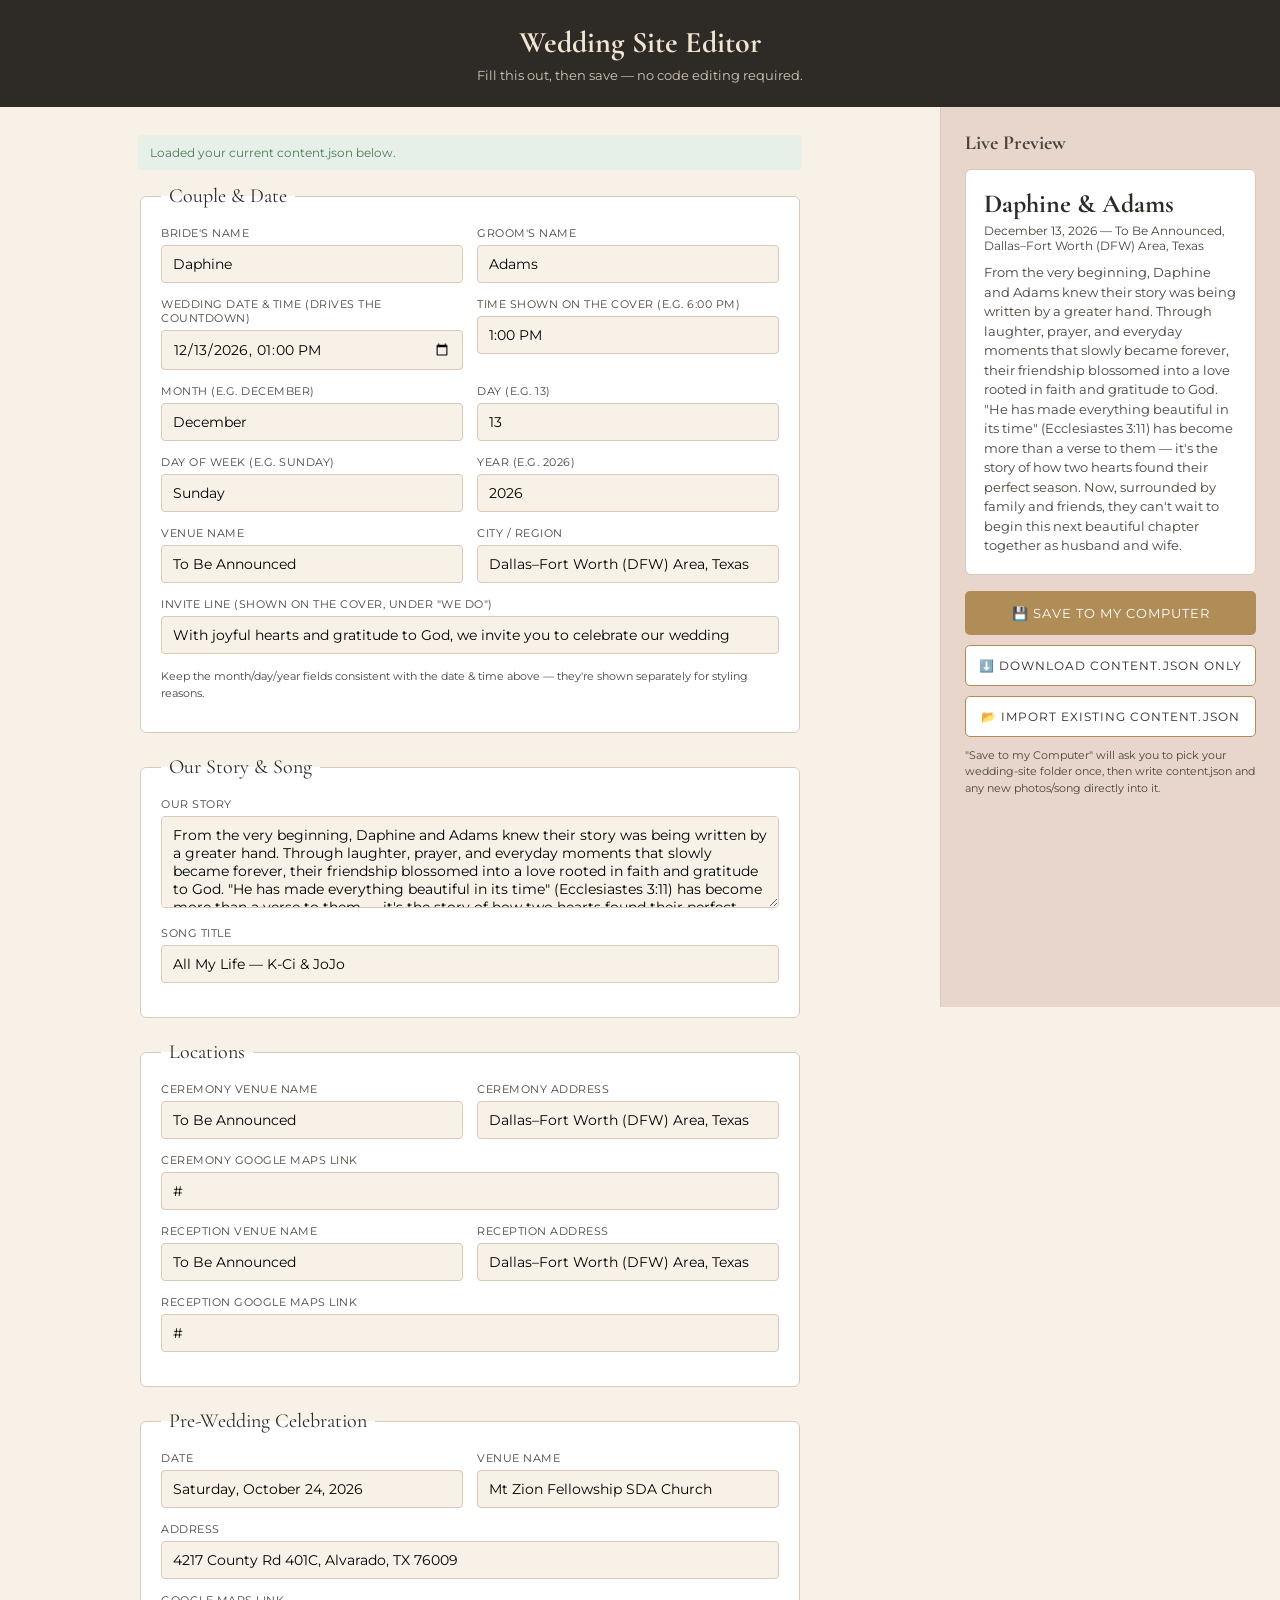
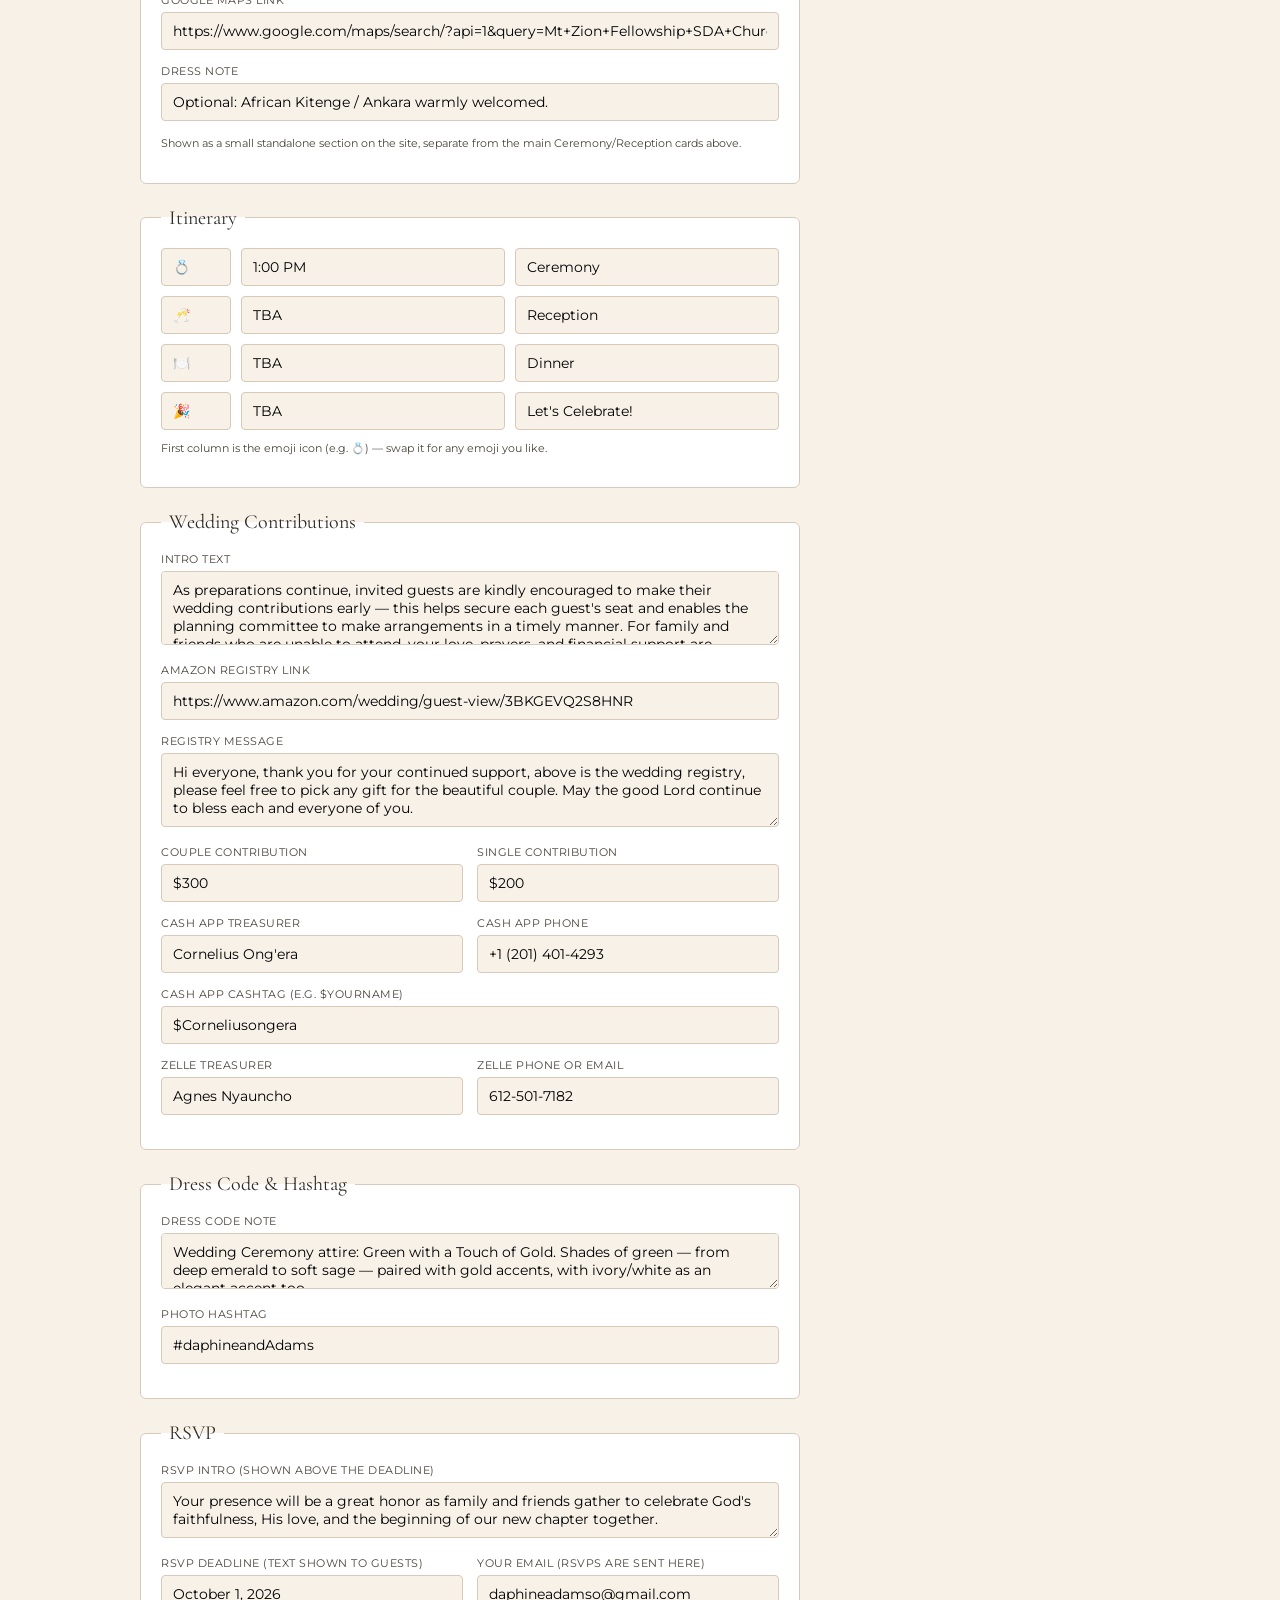
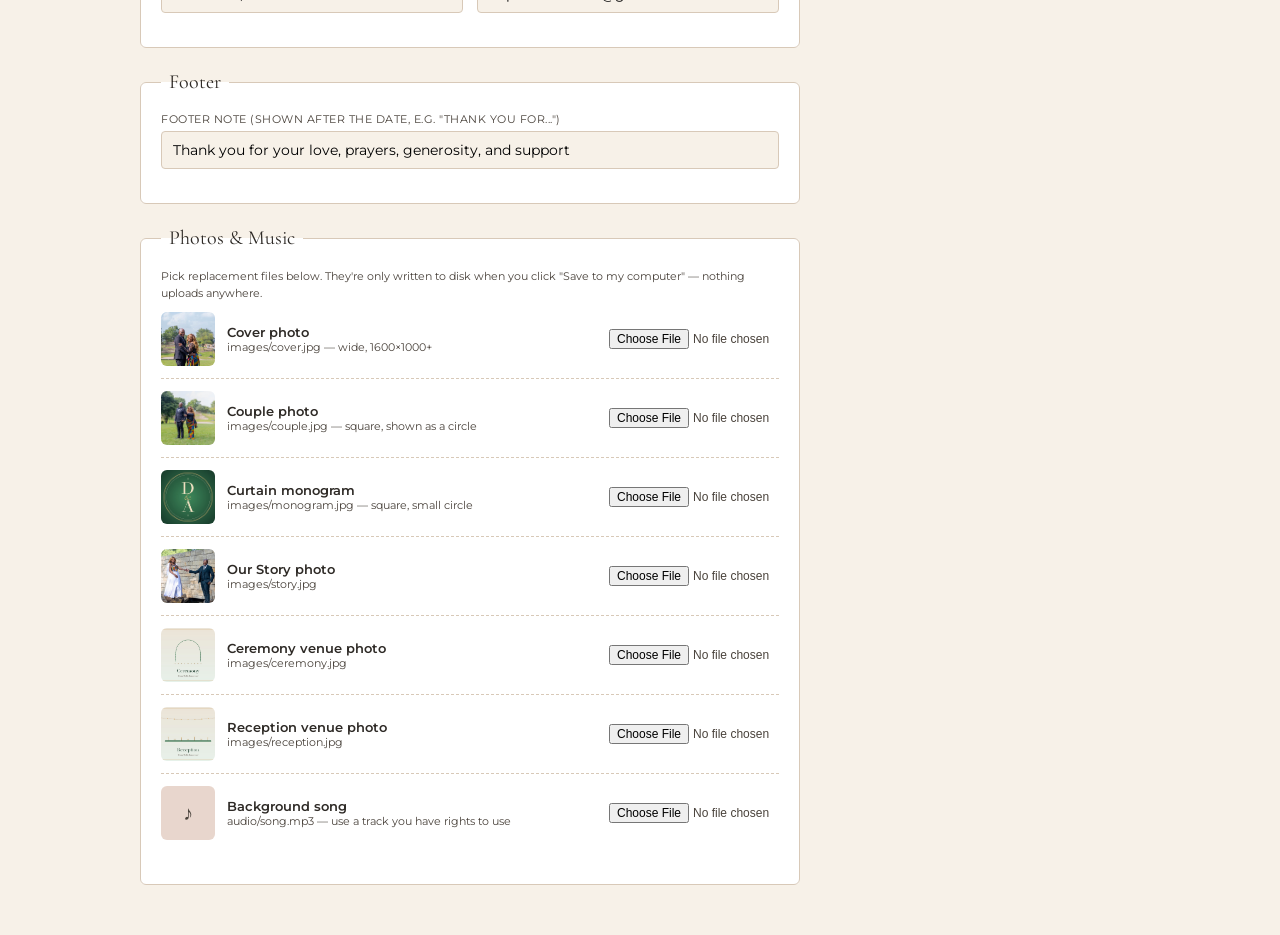
<file: editor.html>
<!DOCTYPE html>
<html lang="en">
<head>
<meta charset="UTF-8">
<meta name="viewport" content="width=device-width, initial-scale=1.0">
<title>Wedding Site Editor</title>
<style>
@import url('https://fonts.googleapis.com/css2?family=Cormorant+Garamond:wght@600;700&family=Montserrat:wght@400;500;600&display=swap');

:root {
  --cream: #f7f1e8;
  --blush: #e8d6cd;
  --gold: #b08d57;
  --deep: #2e2a26;
  --ink: #4a433c;
  --line: #d8c9b8;
  --ok: #4a7c59;
  --warn: #a3462f;
}
* { box-sizing: border-box; }
body {
  margin: 0;
  font-family: 'Montserrat', sans-serif;
  background: var(--cream);
  color: var(--ink);
}
header {
  background: var(--deep);
  color: #f0e4d3;
  padding: 24px 28px;
  text-align: center;
}
header h1 {
  font-family: 'Cormorant Garamond', serif;
  margin: 0 0 6px;
  font-size: 30px;
}
header p { margin: 0; font-size: 13px; opacity: 0.85; }

.layout {
  display: grid;
  grid-template-columns: minmax(0, 1fr) 340px;
  gap: 0;
  align-items: start;
}
@media (max-width: 900px) { .layout { grid-template-columns: 1fr; } }

main { padding: 28px; max-width: 720px; margin: 0 auto; }
.sidebar {
  position: sticky;
  top: 0;
  height: 100vh;
  overflow-y: auto;
  background: var(--blush);
  padding: 24px;
  border-left: 1px solid var(--line);
}

fieldset {
  border: 1px solid var(--line);
  border-radius: 6px;
  margin-bottom: 22px;
  padding: 18px 20px 20px;
  background: #fff;
}
legend {
  font-family: 'Cormorant Garamond', serif;
  font-size: 20px;
  color: var(--deep);
  padding: 0 8px;
}
.row { display: grid; grid-template-columns: 1fr 1fr; gap: 14px; margin-bottom: 14px; }
.row.single { grid-template-columns: 1fr; }
@media (max-width: 560px) { .row { grid-template-columns: 1fr; } }

label {
  display: block;
  font-size: 11px;
  letter-spacing: 0.5px;
  text-transform: uppercase;
  color: var(--ink);
  margin-bottom: 5px;
}
input[type="text"], input[type="email"], input[type="url"], input[type="datetime-local"], textarea {
  width: 100%;
  padding: 9px 11px;
  border: 1px solid var(--line);
  border-radius: 4px;
  font-family: 'Montserrat', sans-serif;
  font-size: 14px;
  background: var(--cream);
}
textarea { resize: vertical; }

.itin-row {
  display: grid;
  grid-template-columns: 70px 1fr 1fr;
  gap: 10px;
  margin-bottom: 10px;
}

.file-row {
  display: flex;
  align-items: center;
  gap: 12px;
  margin-bottom: 12px;
  padding-bottom: 12px;
  border-bottom: 1px dashed var(--line);
}
.file-row:last-child { border-bottom: none; }
.file-row .thumb {
  width: 54px;
  height: 54px;
  border-radius: 6px;
  object-fit: cover;
  background: var(--blush);
  flex-shrink: 0;
}
.file-row .meta { flex: 1; }
.file-row .meta .name { font-size: 13px; font-weight: 600; color: var(--deep); }
.file-row .meta .hint { font-size: 11px; color: var(--ink); }
.file-row input[type="file"] { font-size: 12px; max-width: 170px; }

button {
  font-family: 'Montserrat', sans-serif;
  cursor: pointer;
}
.btn-primary {
  width: 100%;
  background: var(--gold);
  color: #fff;
  border: none;
  padding: 14px;
  border-radius: 5px;
  font-size: 13px;
  letter-spacing: 1px;
  text-transform: uppercase;
  margin-bottom: 10px;
}
.btn-secondary {
  width: 100%;
  background: #fff;
  color: var(--deep);
  border: 1px solid var(--gold);
  padding: 12px;
  border-radius: 5px;
  font-size: 12px;
  letter-spacing: 1px;
  text-transform: uppercase;
  margin-bottom: 10px;
}
.status {
  font-size: 12px;
  padding: 10px 12px;
  border-radius: 4px;
  margin-bottom: 14px;
  display: none;
}
.status.ok { display: block; background: #e6f0e8; color: var(--ok); }
.status.warn { display: block; background: #fbe9e4; color: var(--warn); }
.status.info { display: block; background: #eef1fb; color: #3a4b8f; }

.preview-card {
  background: #fff;
  border-radius: 6px;
  padding: 18px;
  margin-bottom: 16px;
  border: 1px solid var(--line);
}
.preview-card h3 {
  font-family: 'Cormorant Garamond', serif;
  margin: 0 0 4px;
  font-size: 26px;
  color: var(--deep);
}
.preview-card .sub { font-size: 12px; color: var(--ink); margin-bottom: 10px; }
.preview-card p { font-size: 13px; line-height: 1.5; margin: 0; }
.sidebar-note { font-size: 11px; color: var(--ink); line-height: 1.5; margin-top: 6px; }
.sidebar h2 {
  font-family: 'Cormorant Garamond', serif;
  font-size: 20px;
  margin: 0 0 14px;
}
</style>
</head>
<body>

<header>
  <h1>Wedding Site Editor</h1>
  <p>Fill this out, then save — no code editing required.</p>
</header>

<div class="layout">
<main>

  <div id="load-status" class="status"></div>

  <form id="content-form">

    <fieldset>
      <legend>Couple &amp; Date</legend>
      <div class="row">
        <div><label for="brideName">Bride's Name</label><input type="text" id="brideName"></div>
        <div><label for="groomName">Groom's Name</label><input type="text" id="groomName"></div>
      </div>
      <div class="row">
        <div>
          <label for="weddingDateISO">Wedding Date &amp; Time (drives the countdown)</label>
          <input type="datetime-local" id="weddingDateISO">
        </div>
        <div><label for="weddingTime">Time shown on the cover (e.g. 6:00 PM)</label><input type="text" id="weddingTime"></div>
      </div>
      <div class="row">
        <div><label for="weddingMonth">Month (e.g. December)</label><input type="text" id="weddingMonth"></div>
        <div><label for="weddingDay">Day (e.g. 13)</label><input type="text" id="weddingDay"></div>
      </div>
      <div class="row">
        <div><label for="weddingDayOfWeek">Day of Week (e.g. Sunday)</label><input type="text" id="weddingDayOfWeek"></div>
        <div><label for="weddingYear">Year (e.g. 2026)</label><input type="text" id="weddingYear"></div>
      </div>
      <div class="row">
        <div><label for="venueName">Venue Name</label><input type="text" id="venueName"></div>
        <div><label for="venueCity">City / Region</label><input type="text" id="venueCity"></div>
      </div>
      <div class="row single">
        <div><label for="inviteLine">Invite Line (shown on the cover, under "We Do")</label><input type="text" id="inviteLine"></div>
      </div>
      <p class="sidebar-note">Keep the month/day/year fields consistent with the date &amp; time above — they're shown separately for styling reasons.</p>
    </fieldset>

    <fieldset>
      <legend>Our Story &amp; Song</legend>
      <div class="row single">
        <div><label for="ourStory">Our Story</label><textarea id="ourStory" rows="4"></textarea></div>
      </div>
      <div class="row single">
        <div><label for="songTitle">Song Title</label><input type="text" id="songTitle"></div>
      </div>
    </fieldset>

    <fieldset>
      <legend>Locations</legend>
      <div class="row">
        <div><label for="ceremonyVenueName">Ceremony Venue Name</label><input type="text" id="ceremonyVenueName"></div>
        <div><label for="ceremonyAddress">Ceremony Address</label><input type="text" id="ceremonyAddress"></div>
      </div>
      <div class="row single">
        <div><label for="ceremonyMapsLink">Ceremony Google Maps Link</label><input type="url" id="ceremonyMapsLink" placeholder="https://maps.app.goo.gl/..."></div>
      </div>
      <div class="row">
        <div><label for="receptionVenueName">Reception Venue Name</label><input type="text" id="receptionVenueName"></div>
        <div><label for="receptionAddress">Reception Address</label><input type="text" id="receptionAddress"></div>
      </div>
      <div class="row single">
        <div><label for="receptionMapsLink">Reception Google Maps Link</label><input type="url" id="receptionMapsLink" placeholder="https://maps.app.goo.gl/..."></div>
      </div>
    </fieldset>

    <fieldset>
      <legend>Pre-Wedding Celebration</legend>
      <div class="row">
        <div><label for="preWeddingDate">Date</label><input type="text" id="preWeddingDate" placeholder="Saturday, October 24, 2026"></div>
        <div><label for="preWeddingVenueName">Venue Name</label><input type="text" id="preWeddingVenueName"></div>
      </div>
      <div class="row single">
        <div><label for="preWeddingAddress">Address</label><input type="text" id="preWeddingAddress"></div>
      </div>
      <div class="row single">
        <div><label for="preWeddingMapsLink">Google Maps Link</label><input type="url" id="preWeddingMapsLink" placeholder="https://maps.app.goo.gl/..."></div>
      </div>
      <div class="row single">
        <div><label for="preWeddingDressNote">Dress Note</label><input type="text" id="preWeddingDressNote" placeholder="Optional: African Kitenge / Ankara warmly welcomed."></div>
      </div>
      <p class="sidebar-note">Shown as a small standalone section on the site, separate from the main Ceremony/Reception cards above.</p>
    </fieldset>

    <fieldset>
      <legend>Itinerary</legend>
      <div class="itin-row">
        <input type="text" id="itin-0-icon" title="Icon">
        <input type="text" id="itin-0-time" placeholder="Time">
        <input type="text" id="itin-0-label" placeholder="Label">
      </div>
      <div class="itin-row">
        <input type="text" id="itin-1-icon" title="Icon">
        <input type="text" id="itin-1-time" placeholder="Time">
        <input type="text" id="itin-1-label" placeholder="Label">
      </div>
      <div class="itin-row">
        <input type="text" id="itin-2-icon" title="Icon">
        <input type="text" id="itin-2-time" placeholder="Time">
        <input type="text" id="itin-2-label" placeholder="Label">
      </div>
      <div class="itin-row">
        <input type="text" id="itin-3-icon" title="Icon">
        <input type="text" id="itin-3-time" placeholder="Time">
        <input type="text" id="itin-3-label" placeholder="Label">
      </div>
      <p class="sidebar-note">First column is the emoji icon (e.g. 💍) — swap it for any emoji you like.</p>
    </fieldset>

    <fieldset>
      <legend>Wedding Contributions</legend>
      <div class="row single">
        <div><label for="contributionsIntro">Intro Text</label><textarea id="contributionsIntro" rows="3"></textarea></div>
      </div>
      <div class="row single">
        <div><label for="amazonRegistryLink">Amazon Registry Link</label><input type="text" id="amazonRegistryLink" placeholder="https://www.amazon.com/wedding/guest-view/..."></div>
      </div>
      <div class="row single">
        <div><label for="registryMessage">Registry Message</label><textarea id="registryMessage" rows="3"></textarea></div>
      </div>
      <div class="row">
        <div><label for="coupleContribution">Couple Contribution</label><input type="text" id="coupleContribution" placeholder="$300"></div>
        <div><label for="singleContribution">Single Contribution</label><input type="text" id="singleContribution" placeholder="$200"></div>
      </div>
      <div class="row">
        <div><label for="cashappTreasurer">Cash App Treasurer</label><input type="text" id="cashappTreasurer"></div>
        <div><label for="cashappPhone">Cash App Phone</label><input type="text" id="cashappPhone"></div>
      </div>
      <div class="row single">
        <div><label for="cashtag">Cash App Cashtag (e.g. $YourName)</label><input type="text" id="cashtag" placeholder="$YourName"></div>
      </div>
      <div class="row">
        <div><label for="zelleName">Zelle Treasurer</label><input type="text" id="zelleName"></div>
        <div><label for="zelleContact">Zelle Phone or Email</label><input type="text" id="zelleContact"></div>
      </div>
    </fieldset>

    <fieldset>
      <legend>Dress Code &amp; Hashtag</legend>
      <div class="row single">
        <div><label for="dressNote">Dress Code Note</label><textarea id="dressNote" rows="2"></textarea></div>
      </div>
      <div class="row single">
        <div><label for="hashtag">Photo Hashtag</label><input type="text" id="hashtag" placeholder="#BrideAndGroom"></div>
      </div>
    </fieldset>

    <fieldset>
      <legend>RSVP</legend>
      <div class="row single">
        <div><label for="rsvpIntro">RSVP Intro (shown above the deadline)</label><textarea id="rsvpIntro" rows="2"></textarea></div>
      </div>
      <div class="row">
        <div><label for="rsvpDeadline">RSVP Deadline (text shown to guests)</label><input type="text" id="rsvpDeadline"></div>
        <div><label for="rsvpEmail">Your Email (RSVPs are sent here)</label><input type="email" id="rsvpEmail"></div>
      </div>
    </fieldset>

    <fieldset>
      <legend>Footer</legend>
      <div class="row single">
        <div><label for="footerNote">Footer Note (shown after the date, e.g. "Thank you for...")</label><input type="text" id="footerNote"></div>
      </div>
    </fieldset>

    <fieldset>
      <legend>Photos &amp; Music</legend>
      <p class="sidebar-note" style="margin-top:0;">Pick replacement files below. They're only written to disk when you click "Save to my computer" — nothing uploads anywhere.</p>

      <div class="file-row">
        <img class="thumb" id="thumb-cover" src="images/cover.jpg" alt="">
        <div class="meta"><div class="name">Cover photo</div><div class="hint">images/cover.jpg — wide, 1600×1000+</div></div>
        <input type="file" accept="image/*" data-target="cover.jpg" data-thumb="thumb-cover">
      </div>
      <div class="file-row">
        <img class="thumb" id="thumb-couple" src="images/couple.jpg" alt="">
        <div class="meta"><div class="name">Couple photo</div><div class="hint">images/couple.jpg — square, shown as a circle</div></div>
        <input type="file" accept="image/*" data-target="couple.jpg" data-thumb="thumb-couple">
      </div>
      <div class="file-row">
        <img class="thumb" id="thumb-monogram" src="images/monogram.jpg" alt="">
        <div class="meta"><div class="name">Curtain monogram</div><div class="hint">images/monogram.jpg — square, small circle</div></div>
        <input type="file" accept="image/*" data-target="monogram.jpg" data-thumb="thumb-monogram">
      </div>
      <div class="file-row">
        <img class="thumb" id="thumb-story" src="images/story.jpg" alt="">
        <div class="meta"><div class="name">Our Story photo</div><div class="hint">images/story.jpg</div></div>
        <input type="file" accept="image/*" data-target="story.jpg" data-thumb="thumb-story">
      </div>
      <div class="file-row">
        <img class="thumb" id="thumb-ceremony" src="images/ceremony.jpg" alt="">
        <div class="meta"><div class="name">Ceremony venue photo</div><div class="hint">images/ceremony.jpg</div></div>
        <input type="file" accept="image/*" data-target="ceremony.jpg" data-thumb="thumb-ceremony">
      </div>
      <div class="file-row">
        <img class="thumb" id="thumb-reception" src="images/reception.jpg" alt="">
        <div class="meta"><div class="name">Reception venue photo</div><div class="hint">images/reception.jpg</div></div>
        <input type="file" accept="image/*" data-target="reception.jpg" data-thumb="thumb-reception">
      </div>
      <div class="file-row">
        <div class="thumb" style="display:flex;align-items:center;justify-content:center;font-size:20px;">♪</div>
        <div class="meta"><div class="name">Background song</div><div class="hint">audio/song.mp3 — use a track you have rights to use</div></div>
        <input type="file" accept="audio/*" data-target="song.mp3" data-audio="true">
      </div>
    </fieldset>

  </form>
</main>

<div class="sidebar">
  <h2>Live Preview</h2>
  <div class="preview-card">
    <h3 id="pv-names">Bride &amp; Groom</h3>
    <div class="sub" id="pv-date">Month DD, YYYY — Venue</div>
    <p id="pv-story">Your story preview will appear here as you type.</p>
  </div>

  <div id="save-status" class="status"></div>

  <button type="button" class="btn-primary" id="save-to-folder">💾 Save to my Computer</button>
  <button type="button" class="btn-secondary" id="download-json">⬇️ Download content.json Only</button>
  <label for="import-json" class="btn-secondary" style="display:block; text-align:center;">📂 Import Existing content.json</label>
  <input type="file" id="import-json" accept=".json" style="display:none;">

  <p class="sidebar-note" id="fsa-note"></p>
</div>
</div>

<script>
const FIELD_IDS = [
  "brideName","groomName","weddingMonth","weddingDay","weddingDayOfWeek","weddingYear",
  "weddingTime","venueName","venueCity","inviteLine","ourStory","songTitle",
  "ceremonyVenueName","ceremonyAddress","ceremonyMapsLink",
  "receptionVenueName","receptionAddress","receptionMapsLink",
  "preWeddingDate","preWeddingVenueName","preWeddingAddress","preWeddingMapsLink","preWeddingDressNote",
  "contributionsIntro","amazonRegistryLink","registryMessage","coupleContribution","singleContribution",
  "cashappTreasurer","cashappPhone","cashtag",
  "zelleName","zelleContact",
  "dressNote","hashtag","rsvpIntro","rsvpDeadline","rsvpEmail","footerNote"
];

const DEFAULTS = {
  brideName: "BRIDE", groomName: "GROOM",
  weddingDateISO: "2026-12-13T18:00:00",
  weddingMonth: "MONTH", weddingDay: "DD", weddingDayOfWeek: "Day of week", weddingYear: "YYYY",
  weddingTime: "6:00 PM", venueName: "Venue Name", venueCity: "Alvarado, Texas",
  inviteLine: "We invite you to celebrate our wedding",
  ourStory: "Write a few sentences about how you met, a memorable moment, and why you're excited to celebrate this next chapter together.",
  songTitle: "Your Song Title",
  ceremonyVenueName: "Ceremony Venue Name", ceremonyAddress: "Alvarado, Texas", ceremonyMapsLink: "#",
  receptionVenueName: "Reception Venue Name", receptionAddress: "Alvarado, Texas", receptionMapsLink: "#",
  preWeddingDate: "Pre-Wedding Date", preWeddingVenueName: "Pre-Wedding Venue Name",
  preWeddingAddress: "Alvarado, Texas", preWeddingMapsLink: "#",
  preWeddingDressNote: "Optional: African Kitenge / Ankara warmly welcomed.",
  itinerary: [
    { icon: "💍", time: "6:00 PM", label: "Ceremony" },
    { icon: "🥂", time: "8:30 PM", label: "Reception" },
    { icon: "🍽️", time: "9:30 PM", label: "Dinner" },
    { icon: "🎉", time: "10:30 PM", label: "Let's Celebrate!" }
  ],
  contributionsIntro: "Your presence at our wedding is the greatest gift of all. Should you wish to honor us further, here are a few options.",
  amazonRegistryLink: "#", registryMessage: "Feel free to pick any gift for the couple from our Amazon registry.",
  coupleContribution: "$300", singleContribution: "$200",
  cashappTreasurer: "Treasurer Name", cashappPhone: "Phone Number", cashtag: "$Cashtag",
  zelleName: "Zelle Name", zelleContact: "Zelle Phone or Email",
  dressNote: "Add any notes — e.g. colors to avoid, adults-only event, etc.",
  hashtag: "#BrideAndGroom",
  rsvpIntro: "Your presence means the world to us — please let us know if you can join.",
  rsvpDeadline: "RSVP Deadline Date", rsvpEmail: "your-email@example.com",
  footerNote: "Thank you for being part of our story"
};

let currentDirHandle = null; // set once the user picks a folder via File System Access API

function isoToLocalInputValue(iso) {
  // datetime-local inputs want "YYYY-MM-DDTHH:MM" in local time, no timezone
  const d = new Date(iso);
  if (isNaN(d)) return "";
  const pad = (n) => String(n).padStart(2, "0");
  return `${d.getFullYear()}-${pad(d.getMonth()+1)}-${pad(d.getDate())}T${pad(d.getHours())}:${pad(d.getMinutes())}`;
}

function fillForm(content) {
  FIELD_IDS.forEach((id) => {
    const el = document.getElementById(id);
    if (el && content[id] !== undefined) el.value = content[id];
  });
  if (content.weddingDateISO) {
    document.getElementById("weddingDateISO").value = isoToLocalInputValue(content.weddingDateISO);
  }
  if (Array.isArray(content.itinerary)) {
    content.itinerary.forEach((item, i) => {
      const icon = document.getElementById(`itin-${i}-icon`);
      const time = document.getElementById(`itin-${i}-time`);
      const label = document.getElementById(`itin-${i}-label`);
      if (icon) icon.value = item.icon || "";
      if (time) time.value = item.time || "";
      if (label) label.value = item.label || "";
    });
  }
  updatePreview();
}

function formToContent() {
  const content = {};
  FIELD_IDS.forEach((id) => {
    const el = document.getElementById(id);
    content[id] = el ? el.value : "";
  });
  const dtVal = document.getElementById("weddingDateISO").value;
  content.weddingDateISO = dtVal ? new Date(dtVal).toISOString().slice(0, 19) : DEFAULTS.weddingDateISO;
  content.itinerary = [0,1,2,3].map((i) => ({
    icon: document.getElementById(`itin-${i}-icon`).value,
    time: document.getElementById(`itin-${i}-time`).value,
    label: document.getElementById(`itin-${i}-label`).value,
  }));
  return content;
}

function updatePreview() {
  const bride = document.getElementById("brideName").value || "Bride";
  const groom = document.getElementById("groomName").value || "Groom";
  const month = document.getElementById("weddingMonth").value || "Month";
  const day = document.getElementById("weddingDay").value || "DD";
  const year = document.getElementById("weddingYear").value || "YYYY";
  const venue = document.getElementById("venueName").value || "Venue";
  const city = document.getElementById("venueCity").value || "";
  const story = document.getElementById("ourStory").value || "Your story preview will appear here as you type.";

  document.getElementById("pv-names").textContent = `${bride} & ${groom}`;
  document.getElementById("pv-date").textContent = `${month} ${day}, ${year} — ${venue}${city ? ", " + city : ""}`;
  document.getElementById("pv-story").textContent = story;
}

document.getElementById("content-form").addEventListener("input", updatePreview);

function showStatus(el, msg, type) {
  el.className = "status " + type;
  el.textContent = msg;
}

// --- Initial load: try fetching content.json (works once hosted or served locally) ---
const loadStatus = document.getElementById("load-status");
fetch("content.json")
  .then((res) => { if (!res.ok) throw new Error(); return res.json(); })
  .then((content) => {
    fillForm(content);
    showStatus(loadStatus, "Loaded your current content.json below.", "ok");
  })
  .catch(() => {
    fillForm(DEFAULTS);
    showStatus(loadStatus, "Couldn't auto-load content.json (normal if you opened this file directly). Showing defaults — use \"Import Existing content.json\" on the right if you've edited before.", "info");
  });

// --- Import content.json manually ---
document.getElementById("import-json").addEventListener("change", (e) => {
  const file = e.target.files[0];
  if (!file) return;
  file.text().then((text) => {
    try {
      const content = JSON.parse(text);
      fillForm(content);
      showStatus(loadStatus, "Imported " + file.name + ".", "ok");
    } catch (err) {
      showStatus(loadStatus, "That file isn't valid JSON.", "warn");
    }
  });
});

// --- Image / audio thumbnail previews ---
document.querySelectorAll('input[type="file"][data-thumb]').forEach((input) => {
  input.addEventListener("change", () => {
    const file = input.files[0];
    if (!file) return;
    const thumb = document.getElementById(input.getAttribute("data-thumb"));
    thumb.src = URL.createObjectURL(file);
  });
});

// --- Save via File System Access API (Chrome/Edge) ---
const fsaNote = document.getElementById("fsa-note");
const saveStatus = document.getElementById("save-status");
const supportsFSA = "showDirectoryPicker" in window;

if (!supportsFSA) {
  fsaNote.textContent = "Your browser doesn't support direct folder saving (this works in Chrome/Edge). Use Download + Import instead — see README.md.";
  document.getElementById("save-to-folder").disabled = true;
  document.getElementById("save-to-folder").style.opacity = "0.5";
} else {
  fsaNote.textContent = "\"Save to my Computer\" will ask you to pick your wedding-site folder once, then write content.json and any new photos/song directly into it.";
}

document.getElementById("save-to-folder").addEventListener("click", async () => {
  try {
    currentDirHandle = await window.showDirectoryPicker();

    // Write content.json
    const content = formToContent();
    const jsonHandle = await currentDirHandle.getFileHandle("content.json", { create: true });
    const jsonWritable = await jsonHandle.createWritable();
    await jsonWritable.write(JSON.stringify(content, null, 2));
    await jsonWritable.close();

    // Write images
    const imagesDir = await currentDirHandle.getDirectoryHandle("images", { create: true });
    const imageInputs = document.querySelectorAll('input[type="file"][data-target]:not([data-audio])');
    let filesWritten = 1;
    for (const input of imageInputs) {
      const file = input.files[0];
      if (!file) continue;
      const targetName = input.getAttribute("data-target");
      const fileHandle = await imagesDir.getFileHandle(targetName, { create: true });
      const writable = await fileHandle.createWritable();
      await writable.write(file);
      await writable.close();
      filesWritten++;
    }

    // Write audio
    const audioInput = document.querySelector('input[type="file"][data-audio]');
    if (audioInput && audioInput.files[0]) {
      const audioDir = await currentDirHandle.getDirectoryHandle("audio", { create: true });
      const fileHandle = await audioDir.getFileHandle("song.mp3", { create: true });
      const writable = await fileHandle.createWritable();
      await writable.write(audioInput.files[0]);
      await writable.close();
      filesWritten++;
    }

    showStatus(saveStatus, `Saved! Updated content.json + ${filesWritten - 1} file(s). Refresh index.html to see your changes.`, "ok");
  } catch (err) {
    if (err.name === "AbortError") return; // user cancelled the picker
    showStatus(saveStatus, "Couldn't save directly (" + err.message + "). Try Download instead.", "warn");
  }
});

// --- Fallback: download content.json ---
document.getElementById("download-json").addEventListener("click", () => {
  const content = formToContent();
  const blob = new Blob([JSON.stringify(content, null, 2)], { type: "application/json" });
  const url = URL.createObjectURL(blob);
  const a = document.createElement("a");
  a.href = url;
  a.download = "content.json";
  a.click();
  URL.revokeObjectURL(url);
  showStatus(saveStatus, "Downloaded content.json — replace the one in your wedding-site folder with this file. For photos/song, manually copy the files you selected above into images/ and audio/ using the filenames shown.", "info");
});
</script>
</body>
</html>
</file>
